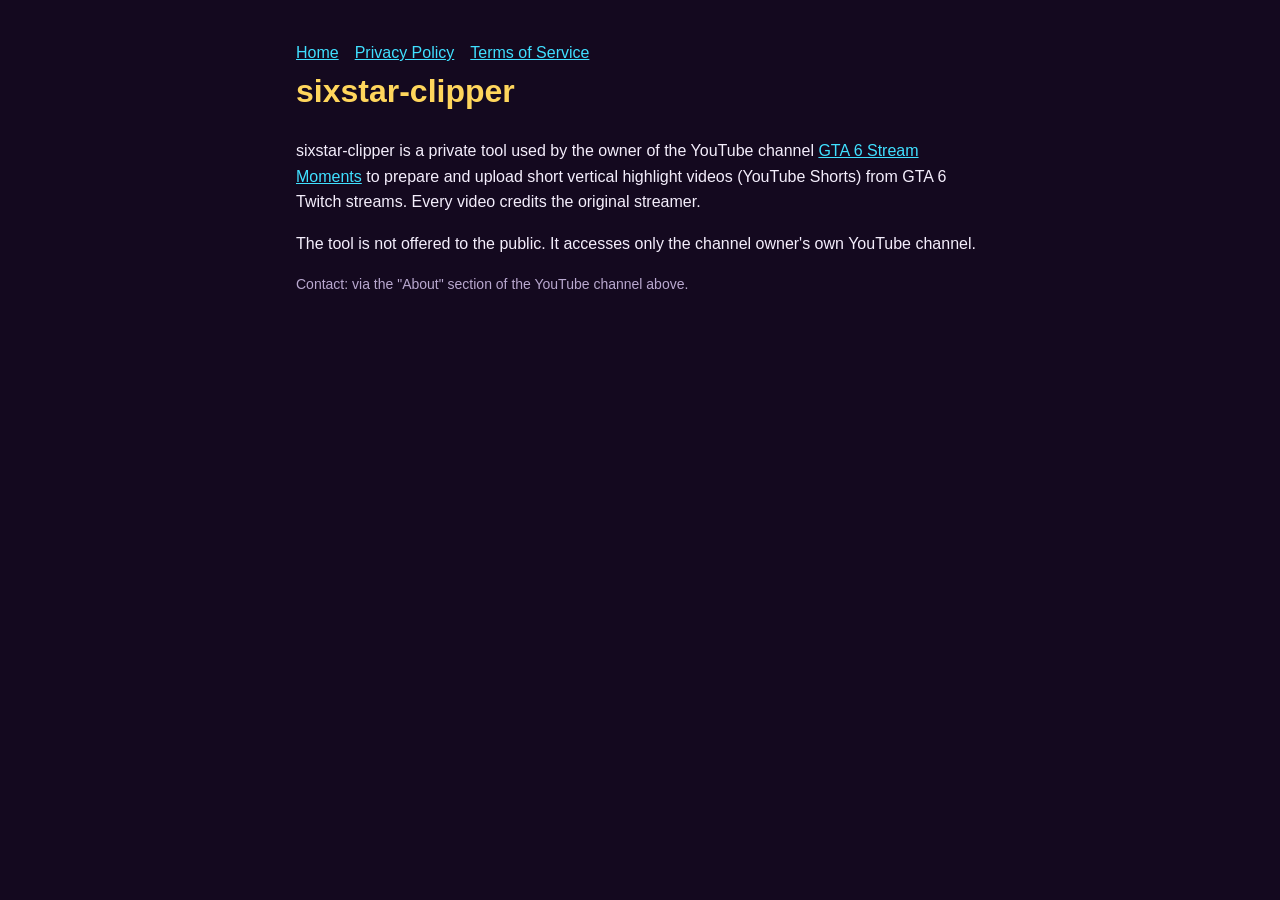
<file: index.html>
<!doctype html><html lang="en"><head><meta charset="utf-8"><meta name="viewport" content="width=device-width,initial-scale=1">
<title>sixstar-clipper</title><link rel="stylesheet" href="style.css"></head><body><main>
<nav><a href="index.html">Home</a><a href="privacy.html">Privacy Policy</a><a href="terms.html">Terms of Service</a></nav>
<h1>sixstar-clipper</h1>
<p>sixstar-clipper is a private tool used by the owner of the YouTube channel
<a href="https://www.youtube.com/@sixstarstreammoments">GTA 6 Stream Moments</a> to prepare and upload short vertical
highlight videos (YouTube Shorts) from GTA 6 Twitch streams. Every video credits the original streamer.</p>
<p>The tool is not offered to the public. It accesses only the channel owner's own YouTube channel.</p>
<p class="muted">Contact: via the "About" section of the YouTube channel above.</p>
</main></body></html>
</file>
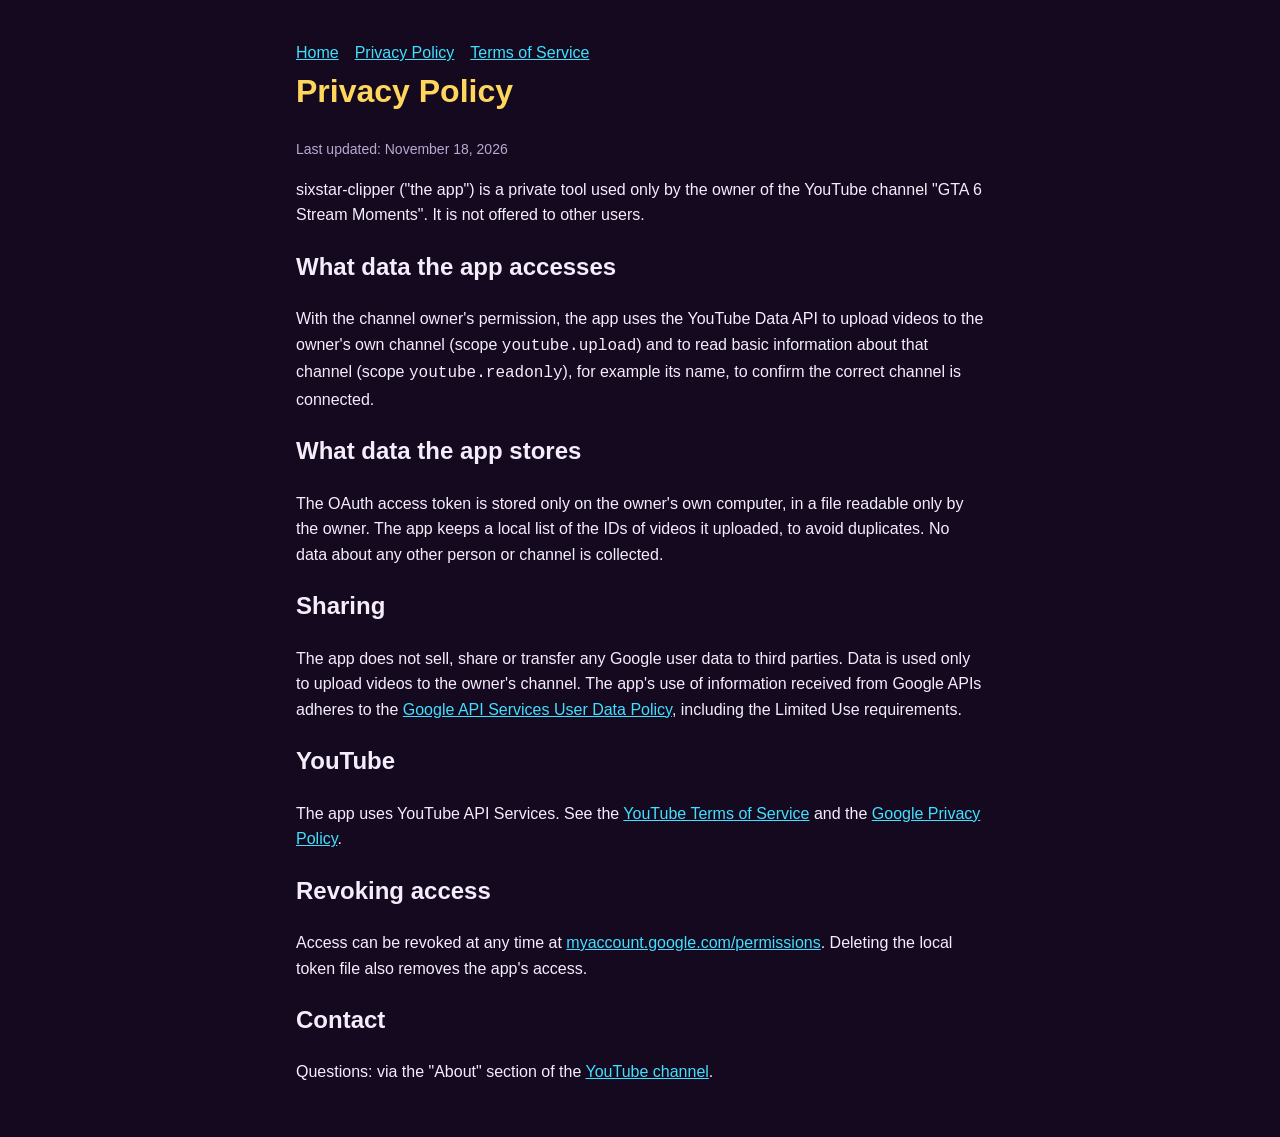
<file: privacy.html>
<!doctype html><html lang="en"><head><meta charset="utf-8"><meta name="viewport" content="width=device-width,initial-scale=1">
<title>Privacy Policy</title><link rel="stylesheet" href="style.css"></head><body><main>
<nav><a href="index.html">Home</a><a href="privacy.html">Privacy Policy</a><a href="terms.html">Terms of Service</a></nav>
<h1>Privacy Policy</h1>
<p class="muted">Last updated: November 18, 2026</p>
<p>sixstar-clipper ("the app") is a private tool used only by the owner of the YouTube channel
"GTA 6 Stream Moments". It is not offered to other users.</p>
<h2>What data the app accesses</h2>
<p>With the channel owner's permission, the app uses the YouTube Data API to upload videos to the owner's own channel
(scope <code>youtube.upload</code>) and to read basic information about that channel (scope <code>youtube.readonly</code>),
for example its name, to confirm the correct channel is connected.</p>
<h2>What data the app stores</h2>
<p>The OAuth access token is stored only on the owner's own computer, in a file readable only by the owner. The app keeps
a local list of the IDs of videos it uploaded, to avoid duplicates. No data about any other person or channel is collected.</p>
<h2>Sharing</h2>
<p>The app does not sell, share or transfer any Google user data to third parties. Data is used only to upload videos to the
owner's channel. The app's use of information received from Google APIs adheres to the
<a href="https://developers.google.com/terms/api-services-user-data-policy">Google API Services User Data Policy</a>,
including the Limited Use requirements.</p>
<h2>YouTube</h2>
<p>The app uses YouTube API Services. See the <a href="https://www.youtube.com/t/terms">YouTube Terms of Service</a> and the
<a href="https://policies.google.com/privacy">Google Privacy Policy</a>.</p>
<h2>Revoking access</h2>
<p>Access can be revoked at any time at <a href="https://myaccount.google.com/permissions">myaccount.google.com/permissions</a>.
Deleting the local token file also removes the app's access.</p>
<h2>Contact</h2>
<p>Questions: via the "About" section of the <a href="https://www.youtube.com/@sixstarstreammoments">YouTube channel</a>.</p>
</main></body></html>
</file>
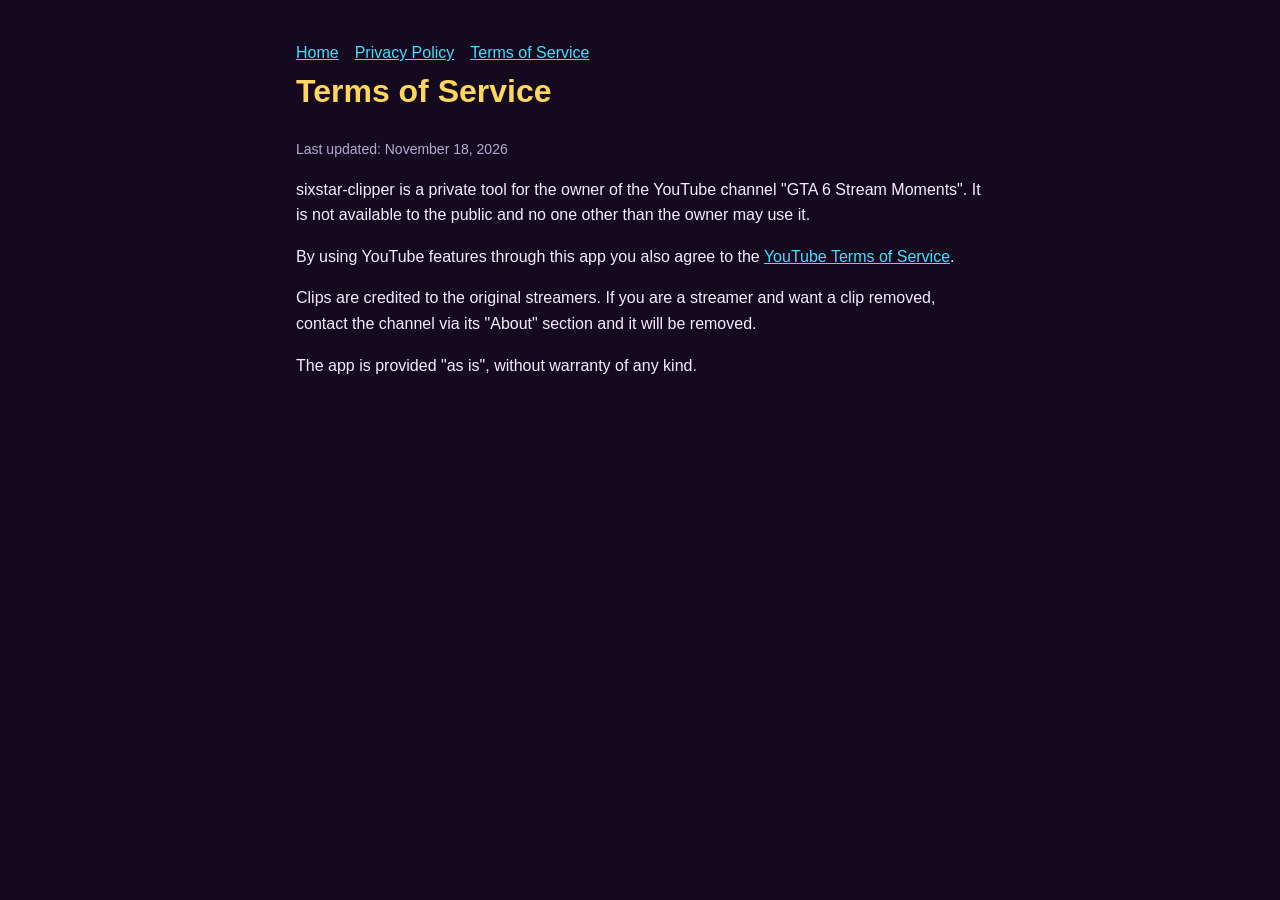
<file: terms.html>
<!doctype html><html lang="en"><head><meta charset="utf-8"><meta name="viewport" content="width=device-width,initial-scale=1">
<title>Terms of Service</title><link rel="stylesheet" href="style.css"></head><body><main>
<nav><a href="index.html">Home</a><a href="privacy.html">Privacy Policy</a><a href="terms.html">Terms of Service</a></nav>
<h1>Terms of Service</h1>
<p class="muted">Last updated: November 18, 2026</p>
<p>sixstar-clipper is a private tool for the owner of the YouTube channel "GTA 6 Stream Moments". It is not available to the public
and no one other than the owner may use it.</p>
<p>By using YouTube features through this app you also agree to the <a href="https://www.youtube.com/t/terms">YouTube Terms of Service</a>.</p>
<p>Clips are credited to the original streamers. If you are a streamer and want a clip removed, contact the channel via its
"About" section and it will be removed.</p>
<p>The app is provided "as is", without warranty of any kind.</p>
</main></body></html>
</file>
<file: style.css>
:root{--bg:#14091f;--fg:#f4eefc;--muted:#b9a8cf;--accent:#ffd65c;--link:#40e0ff}
*{box-sizing:border-box}body{margin:0;background:var(--bg);color:var(--fg);font:16px/1.6 -apple-system,Segoe UI,Roboto,sans-serif}
main{max-width:720px;margin:0 auto;padding:40px 16px}h1{color:var(--accent);margin-top:0}a{color:var(--link)}
.muted{color:var(--muted);font-size:14px}nav a{margin-right:16px}
</file>
